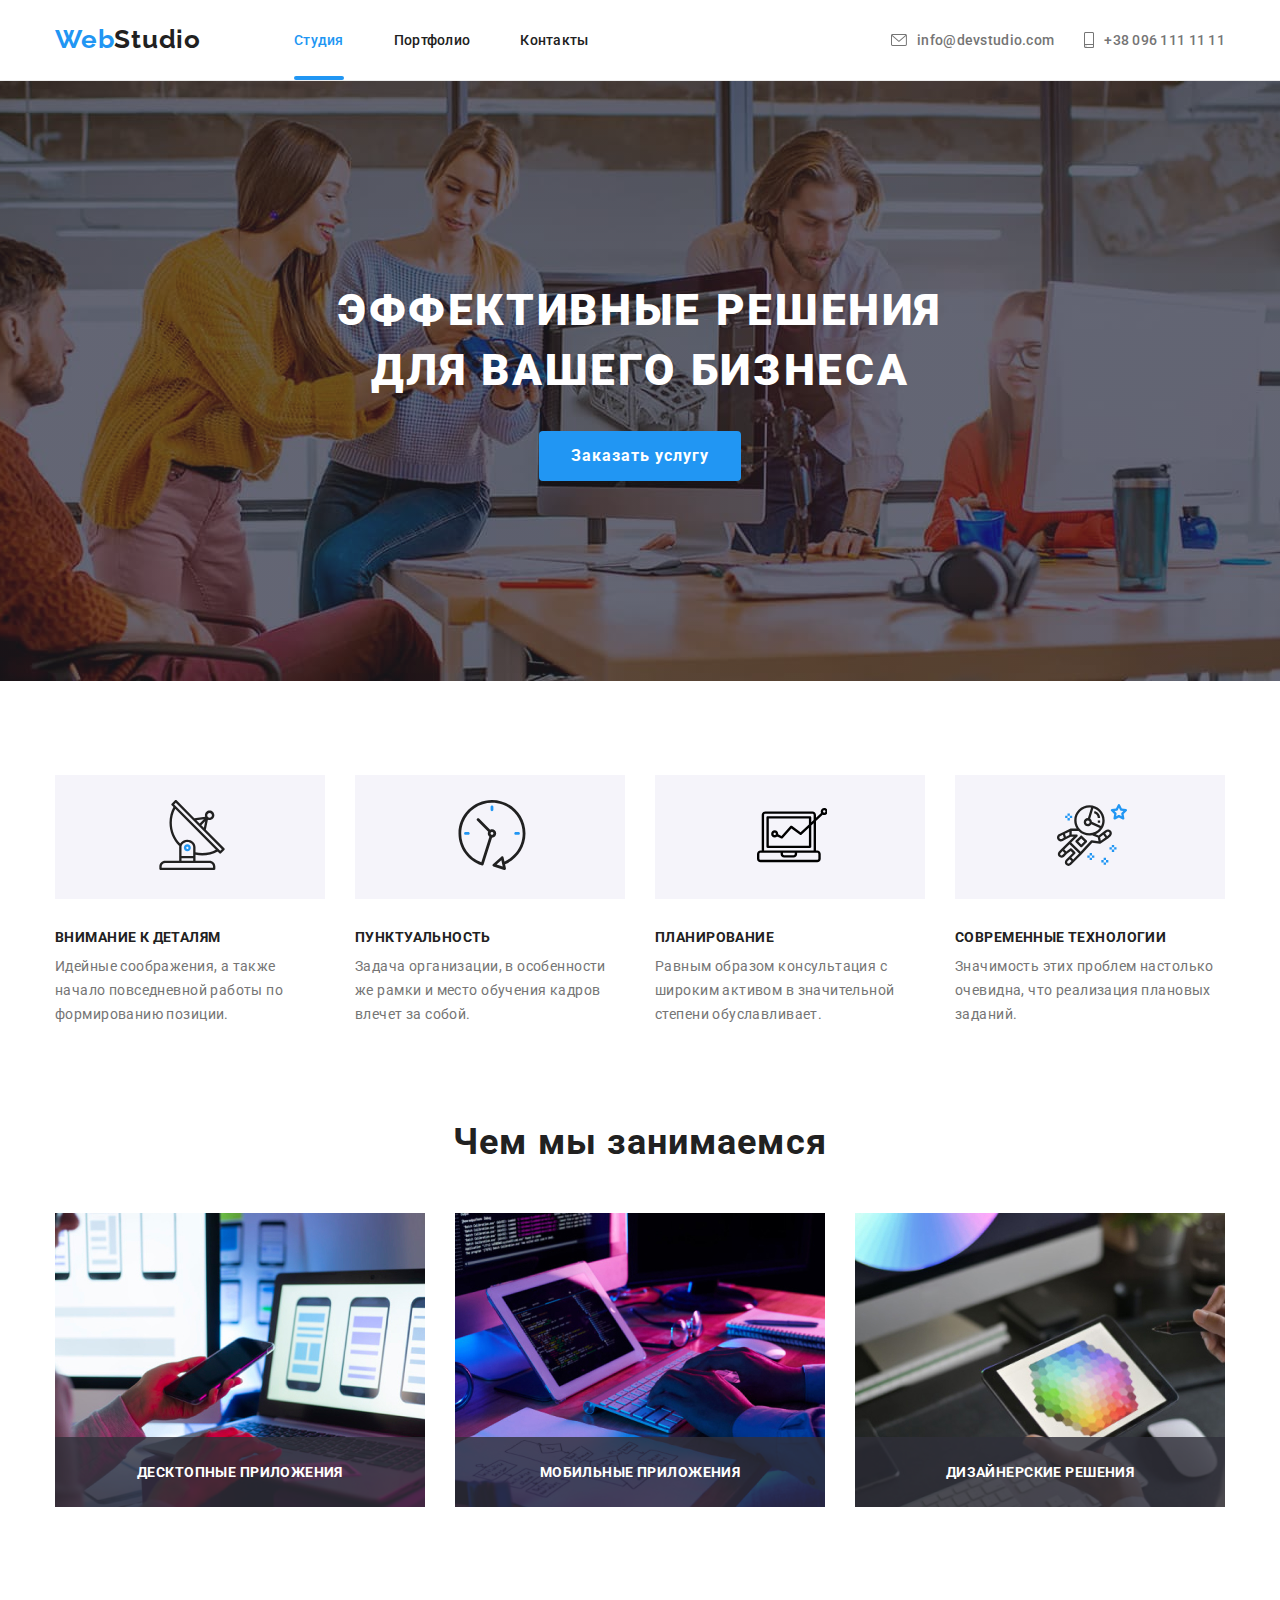
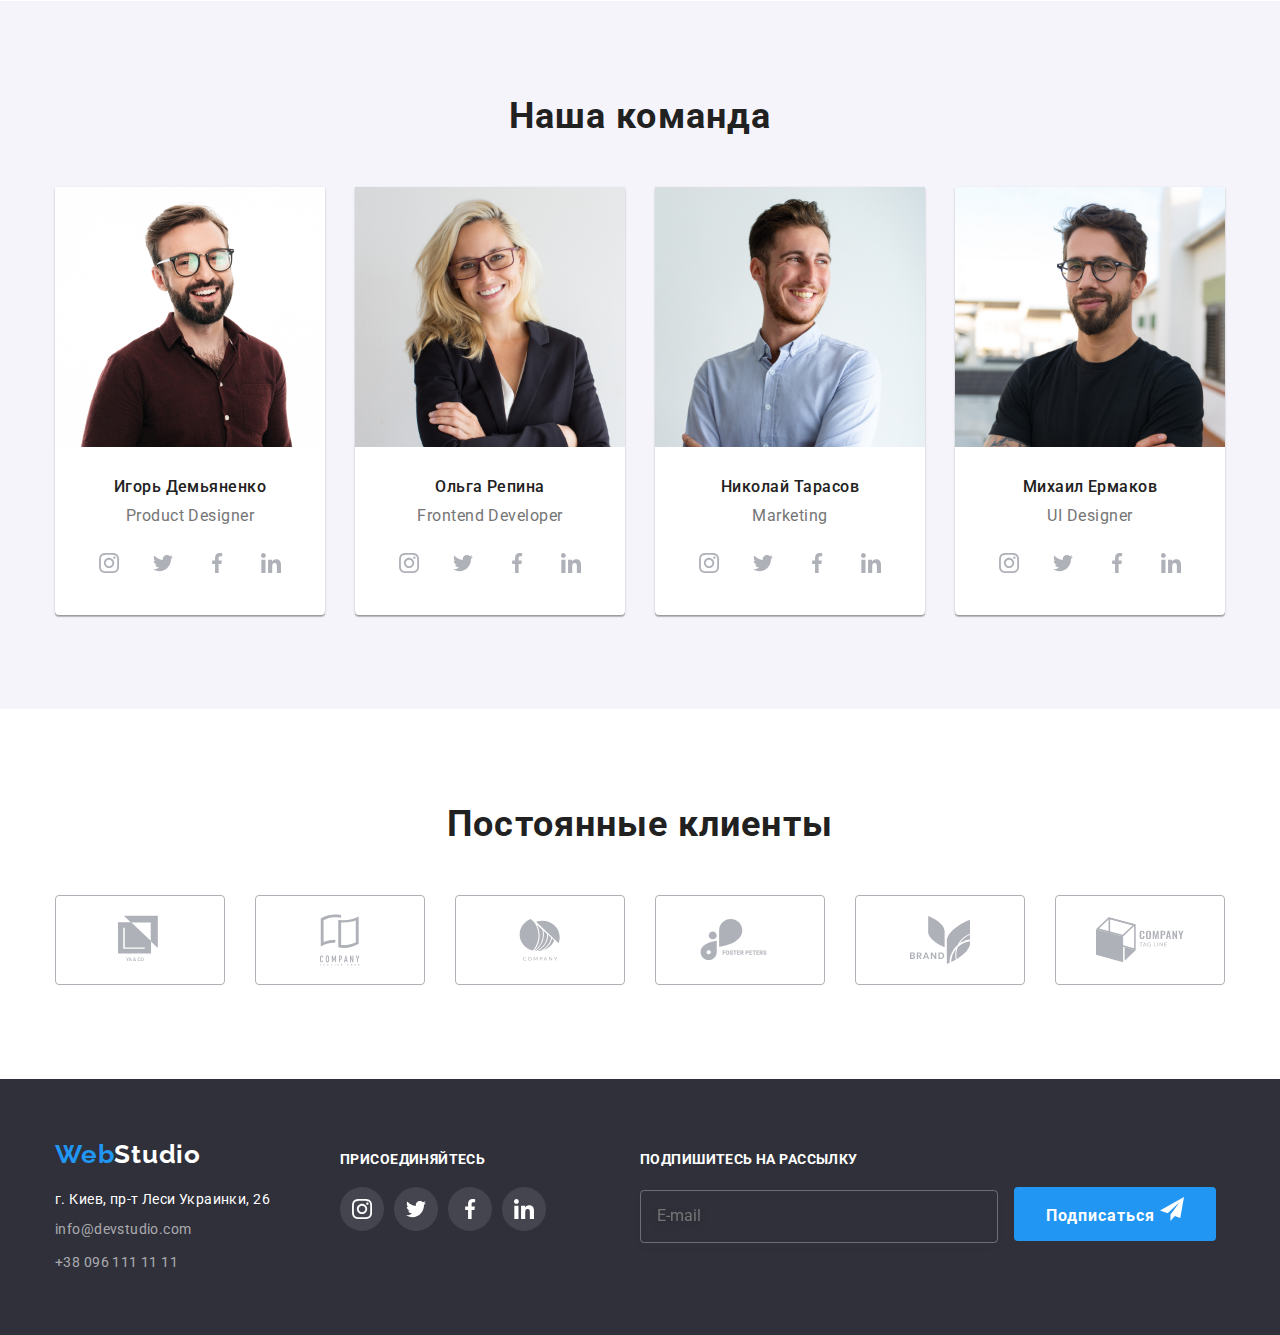
<file: index.html>
<!DOCTYPE html>
<html lang="ru">
<head>
    <meta charset="UTF-8">
    <meta name="viewport" content="width=device-width, initial-scale=1.0">
    <title>WebStudio</title>
    <link rel="stylesheet" href="https://cdnjs.cloudflare.com/ajax/libs/modern-normalize/1.0.0/modern-normalize.min.css">

    <link rel="preconnect" href="https://fonts.gstatic.com">
    <link href="https://fonts.googleapis.com/css2?family=Raleway:wght@700&family=Roboto:wght@400;500;700;900&display=swap"
        rel="stylesheet">
<link rel="stylesheet" href="https://cdnjs.cloudflare.com/ajax/libs/animate.css/4.1.1/animate.min.css" />
    <link rel="stylesheet" href="./css/styles.css">
</head>
<body>
    <header class="main-header">

           <div class="container header-container">
                <nav class="nav-content">
                    <a href="./index.html" class="logo link animate__rotateIn"> <span class="logo-span">Web</span>Studio</a>
                    <ul class="header-navigation-list list">
                        <li class="navigation-list">
                            <a href="./index.html" class="header-link link current">Студия</a>
                        </li>
                        <li class="navigation-list">
                            <a href="./portfolio.html" class="header-link link">Портфолио</a>
                        </li>
                        <li class="navigation-list">
                            <a href="#" class="header-link link">Контакты</a>
                        </li>
                    </ul>
                </nav>
                <address class="header-contacts">
                    <ul class="header-contacts-links list">
                        <li class="navigation-list">
                            <a href="mailto:info@devstudio.com" class="header-contacts-link link">
                            <svg width="16" height="12" class="header-icon">
                                <use href="./images/sprite/symbol-defs.svg#icon-envelope">
                                </use></svg>
                                <span>info@devstudio.com</span> </a></li>
                        <li class="navigation-list"><a href="tel:+380961111111" class="header-contacts-link link">
                            <svg width="10" height="16" class="header-icon">
                                <use href="./images/sprite/symbol-defs.svg#icon-smartphone">
                                </use>
                            </svg>
                            <span>+38 096 111 11 11</span></a></li>
                        
                    </ul>
                
                </address>
           </div>
       
    </header>
    <main>
        <!-- Hero -->
        <section class="section-hero">
           <div class="container-hero">
                <h1 class="hero-title">
                    Эффективные решения <br> для вашего бизнеса
                </h1>
                <button type="button" class="button-hero" data-modal-open>Заказать услугу</button>
           </div>
        </section>
        <!-- Advantages -->
        <section class="advantages-section">
            <div class="container advantages-container">
                <h2 class="visually-hidden">Преимущества</h2>
                <ul class="advantages-examples list">
                    <li class="advantages-list">
                        <div class="advantages-icon">
                            <svg class="adv-icon"> 
                                <use href="./images/sprite/symbol-defs.svg#icon-antenna">
                                </use>
                            </svg>
                        </div>
                        <h3 class="advantages-title">Внимание к деталям</h3>
                        <p class="advantages-text">Идейные соображения, а также начало повседневной работы по формированию позиции.</p>
                    </li>
                    <li class="advantages-list">
                        <div class="advantages-icon">
                            <svg class="adv-icon">
                                <use href="./images/sprite/symbol-defs.svg#icon-clock">
                                </use>
                            </svg>
                        </div>
                        <h3 class="advantages-title">Пунктуальность</h3>
                        <p class="advantages-text">Задача организации, в особенности же рамки и место обучения кадров влечет за собой.
                        </p>
                    </li>
                    <li class="advantages-list">
                        <div class="advantages-icon">
                            <svg class="adv-icon">
                                <use href="./images/sprite/symbol-defs.svg#icon-Vector">
                                </use>
                            </svg>
                        </div>
                        <h3 class="advantages-title">Планирование</h3>
                        <p class="advantages-text">Равным образом консультация с широким активом в значительной степени обуславливает.
                        </p>
                    </li>
                    <li class="advantages-list">
                        <div class="advantages-icon">
                            <svg class="adv-icon">
                                <use href="./images/sprite/symbol-defs.svg#icon-astronaut">
                                </use>
                            </svg>
                        </div>
                        <h3 class="advantages-title">Современные технологии</h3>
                        <p class="advantages-text">Значимость этих проблем настолько очевидна, что реализация плановых заданий.</p>
                    </li>
                </ul>
            </div>
        </section>
        <!-- What we do -->
        <section class="examples">
            <div class="container">
                <h2 class="title-section">Чем мы занимаемся</h2>
                <ul class="exaples-list list">
                    <li class="examples-item">
                        <div class="examples-thumb">
                            <img src="./images/examples/desktop.jpg" alt="Десктопные приложения" width="370" height="294">
                            
                                <p class="title-examples">Десктопные приложения</p>
                          
                        </div>
                    </li>
                    <li class="examples-item">
                        <div class="examples-thumb">
                        <img src="./images/examples/mobile.jpg" alt="Мобильные приложения" width="370" height="294">
                   
                        <p class="title-examples">Мобильные приложения</p>
                       
                    </div>
                    </li>
                    <li class="examples-item">
                        <div class="examples-thumb">
                        <img src="./images/examples/design.jpg" alt="Дизайнерские решения" width="370" height="294">
                       
                            <p class="title-examples">Дизайнерские решения</p>
                     
                    </div>
                    </li>
                </ul>
            </div>
        </section>
        <!-- Team -->
        <section class="section-team">
           <div class="container team-container">
                <h2 class="title-section"> Наша команда</h2>
                <ul class="team-list list">
                    <li class="team-card">
                        
                            <img src="./images/team/img-1.jpg" alt="Игорь Демьяненко" width="270" height="260">
                            <div class="team-card-container">
                            <h3 class="team-person-name">Игорь Демьяненко</h3>
                            <p lang=en class="team-personal-descr"> Product Designer</p>
                            <ul class="social-list list">
                                <li class="social">
                                    <a href="#" class="social-link link" aria-label="Instagram">
                                        <svg class="social-icons">
                                            <use href="./images/sprite/symbol-defs.svg#icon-instagram"></use>
                                        </svg>
                                    </a>
                                </li>
                                <li class="social">
                                    <a href="#" class="social-link link" aria-label="Twitter">
                                        <svg class="social-icons">
                                            <use href="./images/sprite/symbol-defs.svg#icon-twitter"></use>
                                        </svg>
                                    </a>
                                </li>
                                <li class="social">
                                    <a href="#" class="social-link link" aria-label="Facebook">
                                        <svg class="social-icons">
                                            <use href="./images/sprite/symbol-defs.svg#icon-facebook"></use>
                                        </svg>
                                    </a>
                                </li>
                                <li class="social">
                                    <a href="#" class="social-link link" aria-label="LinkedIn">
                                        <svg class="social-icons">
                                            <use href="./images/sprite/symbol-defs.svg#icon-linkedin"></use>
                                        </svg>
                                    </a>
                                </li>
                            </ul>
                        </div>
                    </li>
                    <li class="team-card">
                        <img src="./images/team/repina.jpg" alt="Ольга Репина" width="270" height="260">
                        <div class="team-card-container">
                        <h3 class="team-person-name">Ольга Репина</h3>
                        <p lang=en class="team-personal-descr">Frontend Developer</p>
                        <ul class="social-list list">
                            <li class="social">
                                <a href="#" class="social-link link" aria-label="Instagram">
                                    <svg class="social-icons">
                                        <use href="./images/sprite/symbol-defs.svg#icon-instagram"></use>
                                    </svg>
                                </a>
                            </li>
                            <li class="social">
                                <a href="#" class="social-link link" aria-label="Twitter">
                                    <svg class="social-icons">
                                        <use href="./images/sprite/symbol-defs.svg#icon-twitter"></use>
                                    </svg>
                                </a>
                            </li>
                            <li class="social">
                                <a href="#" class="social-link link" aria-label="Facebook">
                                    <svg class="social-icons">
                                        <use href="./images/sprite/symbol-defs.svg#icon-facebook"></use>
                                    </svg>
                                </a>
                            </li>
                            <li class="social">
                                <a href="#" class="social-link link" aria-label="LinkedIn">
                                    <svg class="social-icons">
                                        <use href="./images/sprite/symbol-defs.svg#icon-linkedin"></use>
                                    </svg>
                                </a>
                            </li>
                        </ul>
                        </div>
                    </li>
                    <li class="team-card">
                        <img src="./images/team/tarasov.jpg" alt="Николай Тарасов" width="270" height="260">
                        <div class="team-card-container">
                        <h3 class="team-person-name">Николай Тарасов</h3>
                        <p lang=en class="team-personal-descr">Marketing</p>
                        <ul class="social-list list">
                            <li class="social">
                                <a href="#" class="social-link link" aria-label="Instagram">
                                    <svg class="social-icons">
                                        <use href="./images/sprite/symbol-defs.svg#icon-instagram"></use>
                                    </svg>
                                </a>
                            </li>
                            <li class="social">
                                <a href="#" class="social-link link" aria-label="Twitter">
                                    <svg class="social-icons">
                                        <use href="./images/sprite/symbol-defs.svg#icon-twitter"></use>
                                    </svg>
                                </a>
                            </li>
                            <li class="social">
                                <a href="#" class="social-link link" aria-label="Facebook">
                                    <svg class="social-icons">
                                        <use href="./images/sprite/symbol-defs.svg#icon-facebook"></use>
                                    </svg>
                                </a>
                            </li>
                            <li class="social">
                                <a href="#" class="social-link link" aria-label="LinkedIn">
                                    <svg class="social-icons">
                                        <use href="./images/sprite/symbol-defs.svg#icon-linkedin"></use>
                                    </svg>
                                </a>
                            </li>
                        </ul>
                        </div>
                    </li>
                    <li class="team-card">
                        <img src="./images/team/ermakov.jpg" alt="Михаил Ермаков" width="270" height="260">
                        <div class="team-card-container">
                        <h3 class="team-person-name">Михаил Ермаков</h3>
                        <p lang=en class="team-personal-descr">UI Designer</p>
                        <ul class="social-list list">
                            <li class="social">
                                <a href="#" class="social-link link" aria-label="Instagram">
                                    <svg class="social-icons">
                                        <use href="./images/sprite/symbol-defs.svg#icon-instagram"></use>
                                    </svg>
                                </a>
                            </li>
                            <li class="social">
                                <a href="#" class="social-link link" aria-label="Twitter">
                                    <svg class="social-icons">
                                        <use href="./images/sprite/symbol-defs.svg#icon-twitter"></use>
                                    </svg>
                                </a>
                            </li>
                            <li class="social">
                                <a href="#" class="social-link link" aria-label="Facebook">
                                    <svg class="social-icons">
                                        <use href="./images/sprite/symbol-defs.svg#icon-facebook"></use>
                                    </svg>
                                </a>
                            </li>
                            <li class="social">
                                <a href="#" class="social-link link" aria-label="LinkedIn">
                                    <svg class="social-icons">
                                        <use href="./images/sprite/symbol-defs.svg#icon-linkedin"></use>
                                    </svg>
                                </a>
                            </li>
                        </ul>
                        </div>
                    </li>
                </ul>
           </div>
        </section>
        <!-- Customers -->
        <section class="section-customers">
            <div class="container">
                <h2 class="title-section">Постоянные клиенты</h2>
                <ul class=" customer-list list">
                    <li class="customers">
                        <a href="" class="customers-link link ">
                            <svg width="44" height="50" class="customers-icon">
                                <use href="./images/sprite/symbol-defs.svg#icon-logo-1"></use>
                            </svg>
                        </a>
                       
                    </li>
                    <li class="customers">
                        <a href="" class="customers-link link ">
                            <svg width="40" height="52" class="customers-icon">
                                <use href="./images/sprite/symbol-defs.svg#icon-logo-2"></use>
                            </svg>
                        </a>
                        
                    </li>
                    <li class="customers">
                        <a href="" class="customers-link link ">
                            <svg width="42" height="42" class="customers-icon">
                                <use href="./images/sprite/symbol-defs.svg#icon-Object"></use>
                            </svg>
                        </a>
                        
                    </li>
                    <li class="customers">
                        <a href="" class="customers-link link">
                            <svg width="80" height="42" class="customers-icon">
                                <use href="./images/sprite/symbol-defs.svg#icon-logo-4"></use>
                            </svg>
                        </a>
                        
                    </li>
                    <li class="customers">
                        <a href="" class="customers-link link">
                            <svg width="60" height="48" class="customers-icon">
                                <use href="./images/sprite/symbol-defs.svg#icon-logo-5"></use>
                            </svg>
                        </a>
                        
                    </li>
                    <li class="customers">
                        <a href="" class="customers-link link">
                            <svg width="88" height="46" class="customers-icon">
                                <use href="./images/sprite/symbol-defs.svg#icon-logo-6" class="customers-icon"></use>
                            </svg>
                        </a>
                        
                    </li>
                </ul>
            </div>
        </section>
    </main>
    <footer class="footer-main">
        <div class="container">
            <div class="footer-contact">

               <div class="footer-contact-container">
                    <a href="#" class="logo-footer link"> <span class="logo-span">Web</span>Studio </a>
                    <address>
                        <ul class="footer-contacts-list list">
                            <li class="footer-contacts">
                                <a href="https://goo.gl/maps/H9d4dG1FLGciRgg88" target="blank" class="footer-place link">г. Киев, пр-т Леси
                                    Украинки, 26 </a>
                            </li>
                            <li class="footer-contacts">
                                <a href="mailto:info@devstudio.com" class="footer-contacts-links link"> info@devstudio.com</a>
                            </li>
                            <li class="footer-contacts">
                                <a href="tel:+380961111111" class="footer-contacts-links link">+38 096 111 11 11</a>
                            </li>
                    
                    
                        </ul>
                    </address>
               </div>
               <div class="join">
                   <p class="join-text">ПРИСОЕДИНЯЙТЕСЬ</p>
                <ul class="social-list list">
                    <li class="social">
                        <a href="#" class="social-link link" aria-label="Instagram">
                            <svg class="social-icons">
                                <use href="./images/sprite/symbol-defs.svg#icon-instagram"></use>
                            </svg>
                        </a>
                    </li>
                    <li class="social">
                        <a href="#" class="social-link link" aria-label="Twitter">
                            <svg class="social-icons">
                                <use href="./images/sprite/symbol-defs.svg#icon-twitter"></use>
                            </svg>
                        </a>
                    </li>
                    <li class="social">
                        <a href="#" class="social-link link" aria-label="Facebook">
                            <svg class="social-icons">
                                <use href="./images/sprite/symbol-defs.svg#icon-facebook"></use>
                            </svg>
                        </a>
                    </li>
                    <li class="social">
                        <a href="#" class="social-link link" aria-label="LinkedIn">
                            <svg class="social-icons">
                                <use href="./images/sprite/symbol-defs.svg#icon-linkedin"></use>
                            </svg>
                        </a>
                    </li>
                </ul>
               </div>
               <div class="footer-form">
                   <form>
                    <p class="join-text footer-join-text">ПОДПИШИТЕСЬ НА РАССЫЛКУ</p>

                    <input class="footer-input" type="email" placeholder="E-mail" name="footer-input-email">
                    <button type="submit"  class="footer-form-btn" >Подписаться
                        <svg class="footer-form-icon">
                            <use href="./images/sprite/symbol-defs.svg#icon-send"></use>
                        </svg>
                    </button>
                   </form>
                   
               </div>
            </div>
                    </div>
    </footer>




    <div class="backdrop is-hidden" data-modal>
        <div class="modal ">
            <button type="button" class="modal-btn" data-modal-close>
             <svg class="modal-close" width="18" height="18">
               <use href="./images/sprite/symbol-defs.svg#icon-close"></use>
              </svg>
            </button>
            <form class="modal-form" action="#">
                <b class="modal-title">Оставьте свои данные, мы вам перезвоним</b>
                
                
              
                        <label class="modal-label" for="name">Имя
                            <span class="modal-input-wrapper">
                                <input type="text" id="name" class="modal-input" name="name-modal">
                                <svg class="modal-icon">
                                    <use href="./images/sprite/symbol-defs.svg#icon-person"></use>
                                </svg>
                            </span>
                        </label>
                        
                 
                
                    <label class="modal-label" for="modal-phone">Телефон
                        <span class="modal-input-wrapper">
                            <input type="tel" id="modal-phone" class="modal-input" name="phone-modal">
                            <svg class="modal-icon">
                                <use href="./images/sprite/symbol-defs.svg#icon-phone"></use>
                            </svg>
                        </span>
                    </label>
                   
                
                    <label class="modal-label" for="mail-modal">Почта
                        <span class="modal-input-wrapper">
                            <input type="email" id="mail-modal" class="modal-input" name="mail-modal">
                            <svg class="modal-icon">
                                <use href="./images/sprite/symbol-defs.svg#icon-email-footer"></use>
                            </svg>
                        </span>
                    </label>
                    
                
                    <label class="modal-label" for="comment">Комментарий
                        <textarea class="modal-input text" name="" id="comment" placeholder="Введите текст" name="comment-modal"></textarea>
                    </label>
                    
             
                
            
                    <input type="checkbox" id="policy-check" class="policy-checkbox visually-hidden">
                    <label for="policy-check" class="policy-label">Соглашаюсь с рассылкой и принимаю
                         <a href="#" class="policy-link">Условия договора</a></label>
                   
              
                
                <button class="button-hero btn-modal" type="submit">Отправить</button>
            </form>
        </div>
    </div>
    <script src="./js/modal.js"></script>
</body>
</html>
</file>
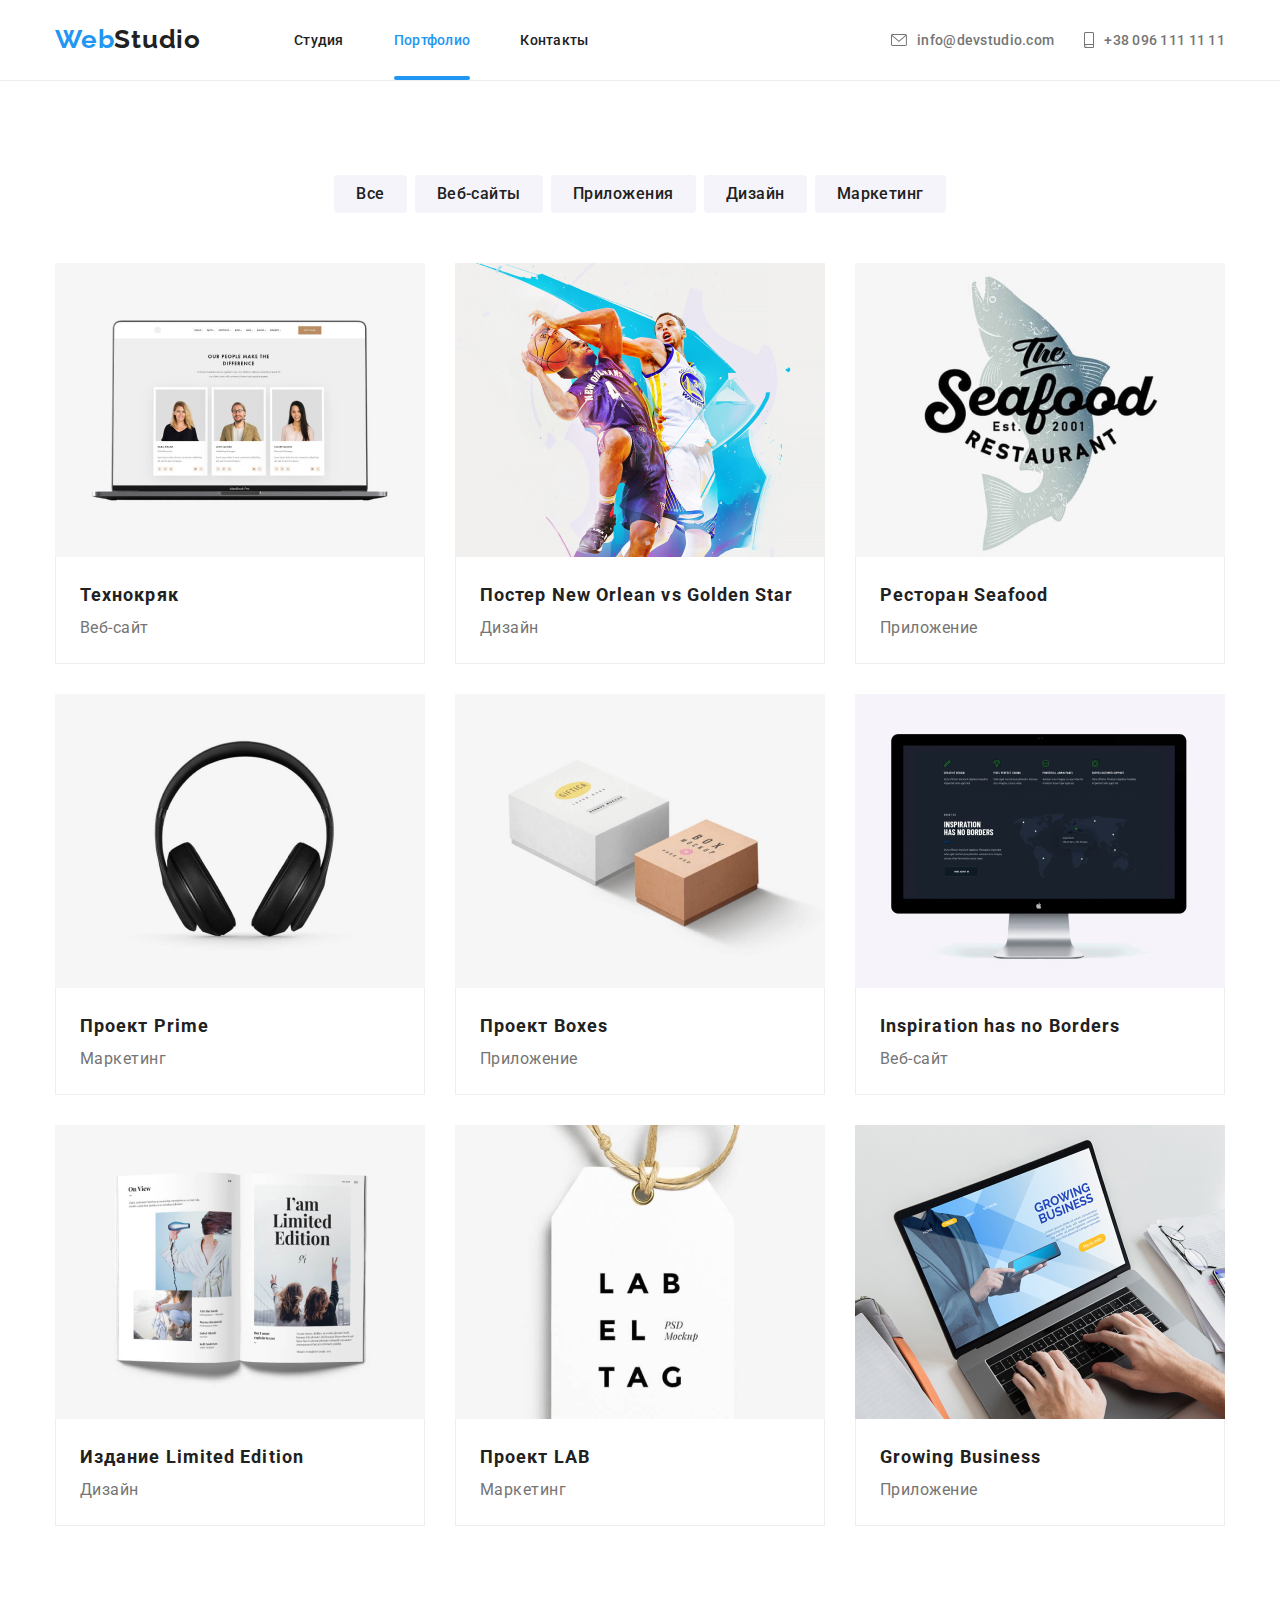
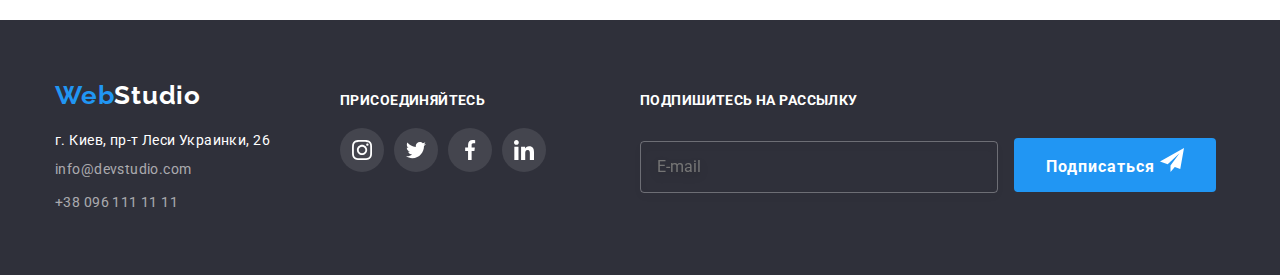
<file: portfolio.html>
<!DOCTYPE html>
<html lang="ru">
<head>
    <meta charset="UTF-8">
    <meta name="viewport" content="width=device-width, initial-scale=1.0">
    <title>Портфолио</title>
    <link rel="stylesheet" href="https://cdnjs.cloudflare.com/ajax/libs/modern-normalize/1.0.0/modern-normalize.min.css">
    
    <link rel="preconnect" href="https://fonts.gstatic.com">
    <link href="https://fonts.googleapis.com/css2?family=Raleway:wght@700&family=Roboto:wght@400;500;700;900&display=swap"
        rel="stylesheet">
    <link rel="stylesheet" href="./css/styles.css">
</head>
<body>
    <header class="main-header">
    
        <div class="container header-container">
            <nav class="nav-content">
                <a href="./index.html" class="logo link"> <span class="logo-span">Web</span>Studio</a>
                <ul class="header-navigation-list list">
                    <li class="navigation-list">
                        <a href="./index.html" class="header-link link">Студия</a>
                    </li>
                    <li class="navigation-list">
                        <a href="./portfolio.html" class="header-link link current">Портфолио</a>
                    </li>
                    <li class="navigation-list">
                        <a href="#" class="header-link link">Контакты</a>
                    </li>
                </ul>
            </nav>
            <address class="header-contacts">
                <ul class="header-contacts-links list">
                    <li class="navigation-list"><a href="mailto:info@devstudio.com" class="header-contacts-link link">
                            <svg width="16" height="12" class="header-icon">
                                <use href="./images/sprite/symbol-defs.svg#icon-envelope">
                                </use>
                            </svg>
                            <span>info@devstudio.com</span> </a></li>
                    <li class="navigation-list"><a href="tel:+380961111111" class="header-contacts-link link">
                            <svg width="10" height="16" class="header-icon">
                                <use href="./images/sprite/symbol-defs.svg#icon-smartphone">
                                </use>
                            </svg>
                            <span>+38 096 111 11 11</span></a></li>
    
                </ul>
    
            </address>
        </div>
    
    </header>
    <main>
<section class="page-portfolio">
    <div class="container">
        <h1 class="visually-hidden">Портфолио</h1>
        <ul class="portfolio-buttons list">
            <li class="portfolio-btn"><button type="button" class="portfolio-button">Все</button></li>
            <li class="portfolio-btn"><button type="button" class="portfolio-button">Веб-сайты</button></li>
            <li class="portfolio-btn"><button type="button" class="portfolio-button">Приложения</button></li>
            <li class="portfolio-btn"><button type="button" class="portfolio-button">Дизайн</button></li>
            <li class="portfolio-btn"><button type="button" class="portfolio-button">Маркетинг</button></li>
        </ul>
    </div>
    <div class="container">
        <ul class="portfolio-examples list" >
            <li class="portfolio-item">
                <a href="#" class="portfolio-examples-link link">
                    <div class="portfolio-thumb">
                        <img src="./images/portfolio/technokryak.jpg" alt="ноутбук">
                        <p class="portfolio-thumb-text">Технокряк это современная площадка распространения коронавируса. Компании используют эту платформу для цифрового
                        шпионажа и атак на защищённые сервера конкурентов.</p>
                    </div>
                    <div class="portfolio-descr">
                        <h2 class="portfolio-cards-title">Технокряк</h2>
                        <p class="portfolio-cards-descr">Веб-сайт</p>
                    </div>
                </a>
            </li>
            <li class="portfolio-item">
                <a href="#" class="portfolio-examples-link link">
                    <div class="portfolio-thumb">
                        <img src="./images/portfolio/new-orlean.jpg" alt="постер">
                        <p class="portfolio-thumb-text">Технокряк это современная площадка распространения коронавируса. Компании используют эту
                            платформу для цифрового
                            шпионажа и атак на защищённые сервера конкурентов.</p>
                    </div>
                    <div class="portfolio-descr">
                        <h2 class="portfolio-cards-title">Постер New Orlean vs Golden Star</h2>
                        <p class="portfolio-cards-descr">Дизайн</p>
                    </div>
                </a>
            </li>
            <li class="portfolio-item">
                <a href="#" class="portfolio-examples-link link">
                   <div class="portfolio-thumb">
                        <img src="./images/portfolio/seafood.jpg" alt="логотип ресторана">
                        <p class="portfolio-thumb-text">Технокряк это современная площадка распространения коронавируса. Компании используют эту
                            платформу для цифрового
                            шпионажа и атак на защищённые сервера конкурентов.</p>
                   </div>
                    <div class="portfolio-descr">
                        <h2 class="portfolio-cards-title">Ресторан Seafood</h2>
                        <p class="portfolio-cards-descr">Приложение</p>
                    </div>
                </a>
            </li>
            <li class="portfolio-item">
                <a href="#" class="portfolio-examples-link link">
                    <div class="portfolio-thumb">
                        <img src="./images/portfolio/prime.jpg" alt="наушники">
                        <p class="portfolio-thumb-text">Технокряк это современная площадка распространения коронавируса. Компании используют эту
                            платформу для цифрового
                            шпионажа и атак на защищённые сервера конкурентов.</p>
                    </div>
                    <div class="portfolio-descr">
                        <h2 class="portfolio-cards-title">Проект Prime</h2>
                        <p class="portfolio-cards-descr">Маркетинг</p>
                    </div>
                </a>
            </li>
            <li class="portfolio-item">
                <a href="#" class="portfolio-examples-link link">
                    <div class="portfolio-thumb">
                        <img src="./images/portfolio/box.jpg" alt="коробки">
                        <p class="portfolio-thumb-text">Технокряк это современная площадка распространения коронавируса. Компании используют эту
                            платформу для цифрового
                            шпионажа и атак на защищённые сервера конкурентов.</p>
                    </div>
                    <div class="portfolio-descr">
                        <h2 class="portfolio-cards-title">Проект Boxes</h2>
                        <p class="portfolio-cards-descr">Приложение</p>
                    </div>
                </a>
            </li>
            <li class="portfolio-item">
                <a href="#" class="portfolio-examples-link link">
                    <div class="portfolio-thumb">
                        <img src="./images/portfolio/inspirations.jpg" alt="монитор">
                        <p class="portfolio-thumb-text">Технокряк это современная площадка распространения коронавируса. Компании используют эту
                            платформу для цифрового
                            шпионажа и атак на защищённые сервера конкурентов.</p>
                    </div>
                    <div class="portfolio-descr">
                        <h2 class="portfolio-cards-title">Inspiration has no Borders</h2>
                        <p class="portfolio-cards-descr">Веб-сайт</p>
                    </div>
                </a>
            </li>
            <li class="portfolio-item">
                <a href="#" class="portfolio-examples-link link">
                  <div class="portfolio-thumb">
                        <img src="./images/portfolio/limited-edition.jpg" alt="журнал">
                        <p class="portfolio-thumb-text">Технокряк это современная площадка распространения коронавируса. Компании используют эту
                            платформу для цифрового
                            шпионажа и атак на защищённые сервера конкурентов.</p>
                  </div>
                    <div class="portfolio-descr">
                        <h2 class="portfolio-cards-title">Издание Limited Edition</h2>
                        <p class="portfolio-cards-descr">Дизайн</p>
                    </div>
                </a>
            </li>
            <li class="portfolio-item">
                <a href="#" class="portfolio-examples-link link">
                   <div class="portfolio-thumb">
                        <img src="./images/portfolio/laba.jpg" alt="бирка">
                        <p class="portfolio-thumb-text">Технокряк это современная площадка распространения коронавируса. Компании используют эту
                            платформу для цифрового
                            шпионажа и атак на защищённые сервера конкурентов.</p>
                   </div>
                    <div class="portfolio-descr">
                        <h2 class="portfolio-cards-title">Проект LAB</h2>
                        <p class="portfolio-cards-descr">Маркетинг</p>
                    </div>
                </a>
            </li>
            <li class="portfolio-item">
                <a href="#" class="portfolio-examples-link link">
                    <div class="portfolio-thumb">
                        <img src="./images/portfolio/growing-business.jpg" alt="ноутбук">
                        <p class="portfolio-thumb-text">Технокряк это современная площадка распространения коронавируса. Компании используют эту
                            платформу для цифрового
                            шпионажа и атак на защищённые сервера конкурентов.</p>
                    </div>
                    <div class="portfolio-descr">
                        <h2 class="portfolio-cards-title">Growing Business</h2>
                        <p class="portfolio-cards-descr">Приложение</p>
                    </div>
                </a>
            </li>
        </ul>
    </div>
</section>
    </main>
<footer class="footer-main">
    <div class="container">
        <div class="footer-contact">

            <div class="footer-contact-container">
                <a href="#" class="logo-footer link"> <span class="logo-span">Web</span>Studio </a>
                <address>
                    <ul class="footer-contacts-list list">
                        <li class="footer-contacts">
                            <a href="https://goo.gl/maps/H9d4dG1FLGciRgg88" target="blank" class="footer-place link">г.
                                Киев, пр-т Леси
                                Украинки, 26 </a>
                        </li>
                        <li class="footer-contacts">
                            <a href="mailto:info@devstudio.com" class="footer-contacts-links link">
                                info@devstudio.com</a>
                        </li>
                        <li class="footer-contacts">
                            <a href="tel:+380961111111" class="footer-contacts-links link">+38 096 111 11 11</a>
                        </li>


                    </ul>
                </address>
            </div>
            <div class="join">
                <p class="join-text">ПРИСОЕДИНЯЙТЕСЬ</p>
                <ul class="social-list list">
                    <li class="social">
                        <a href="#" class="social-link link" aria-label="Instagram">
                            <svg class="social-icons">
                                <use href="./images/sprite/symbol-defs.svg#icon-instagram"></use>
                            </svg>
                        </a>
                    </li>
                    <li class="social">
                        <a href="#" class="social-link link" aria-label="Twitter">
                            <svg class="social-icons">
                                <use href="./images/sprite/symbol-defs.svg#icon-twitter"></use>
                            </svg>
                        </a>
                    </li>
                    <li class="social">
                        <a href="#" class="social-link link" aria-label="Facebook">
                            <svg class="social-icons">
                                <use href="./images/sprite/symbol-defs.svg#icon-facebook"></use>
                            </svg>
                        </a>
                    </li>
                    <li class="social">
                        <a href="#" class="social-link link" aria-label="LinkedIn">
                            <svg class="social-icons">
                                <use href="./images/sprite/symbol-defs.svg#icon-linkedin"></use>
                            </svg>
                        </a>
                    </li>
                </ul>
            </div>
            <div class="footer-form">
                <form>
                    <p class="join-text footer-join-text">ПОДПИШИТЕСЬ НА РАССЫЛКУ</p>
            
                    <input class="footer-input" type="email" placeholder="E-mail">
                    <button type="submit" class="button-hero">Подписаться
                        <svg class="footer-form-icon">
                            <use href="./images/sprite/symbol-defs.svg#icon-send"></use>
                        </svg>
                    </button>
                </form>
            
            </div>
        </div>
    </div>
</footer>
</body>
</html>
</file>
<file: css/styles.css>
:root {
  --text-black: #212121;
  --text-grey: #757575;
  --text-white: #ffffff;
  --accent-blue: #2196f3;
  --bgd-dark-color: #2f303a;
  --bgd-light-color: #f5f4fa;
  --border-color: #afb1b8;
}

/* Main styles */
.visually-hidden {
  position: absolute !important;
  clip: rect(1px 1px 1px 1px); /* IE6, IE7 */
  clip: rect(1px, 1px, 1px, 1px);
  padding: 0 !important;
  border: 0 !important;
  height: 1px !important;
  width: 1px !important;
  overflow: hidden;
}
body {
  font-family: "Roboto", sans-serif;
  margin: 0;
}
.link {
  text-decoration: none;
  cursor: pointer;
  font-style: normal;
}
.list {
  list-style: none;
  padding: 0;
  margin: 0;
}
.container {
  width: 1200px;
  margin-top: 0;
  margin-left: auto;
  margin-right: auto;
  padding-left: 15px;
  padding-right: 15px;
  /* outline: red solid 2px; */
}
section {
  /* outline: yellow solid 4px; */
}
.button {
  font-style: inherit;
  font-family: inherit;
}
h1,
h2,
h3,
h4,
h5,
h6,
p {
  margin: 0;
}
img {
  display: block;
}
/* Header */
.main-header {
  font-weight: 500;
  font-size: 14px;
  line-height: 1.143;
  letter-spacing: 0.02em;
  color: var(--text-black);
  border-bottom: 1px solid #ececec;
}
.header-container {
  display: flex;
  align-items: center;
  min-height: 80px;
}

.nav-content {
  display: flex;
  align-items: center;
}
.header-navigation-list {
  padding-bottom: 0;
  margin-left: 93px;
  display: flex;
}
.header-navigation-list .navigation-list + .navigation-list {
  margin-left: 50px;
}
.header-contacts {
  margin-left: auto;
  display: flex;
  align-items: center;
}
.header-link {
  position: relative;
  color: var(--text-black);
  padding-bottom: 32px;
  padding-top: 32px;
  transition: color 250ms cubic-bezier(0.4, 0, 0.2, 1);
}
.header-contacts-links .navigation-list + .navigation-list {
  margin-left: 30px;
}

.header-contacts-links {
  display: flex;
  color: var(--text-white);
  align-items: center;
}

.header-contacts-link {
  color: var(--text-grey);
  padding: 32px 0px;
  display: flex;
  justify-content: center;
  align-items: center;
  transition: color 250ms cubic-bezier(0.4, 0, 0.2, 1);
}

.header-navigation-list a:hover,
.header-navigation-list a:focus {
  color: var(--accent-blue);
}
.header-contacts a:hover,
.header-contacts a:focus {
  color: var(--accent-blue);
}
.logo {
  font-family: Raleway, sans-serif;
  font-weight: bold;
  font-size: 26px;
  line-height: 1.192;
  letter-spacing: 0.03em;
  color: var(--text-black);
  align-self: center;
  padding-top: 24px;
  padding-bottom: 25px;
  animation-duration: 1500ms;
}
.logo-span {
  font-family: Raleway, sans-serif;
  font-weight: bold;
  font-size: 26px;
  line-height: 1.192;
  letter-spacing: 0.03em;
  color: var(--accent-blue);
}
.header-icon {
  margin-right: 10px;
  display: inline-block;
  fill: currentColor;
  transition: fill 250ms cubic-bezier(0.4, 0, 0.2, 1);
}
.header-icon:hover,
.header-icon:focus {
  fill: currentColor;
}
.navigation-list {
  display: flex;
  align-items: center;
}
/* Footer */
.footer-place {
  font-size: 14px;
  line-height: 1.713px;
  letter-spacing: 0.03em;
  color: var(--text-white);
}
.footer-main {
  background-color: var(--bgd-dark-color);
  padding-top: 60px;
  padding-bottom: 60px;
}
.logo-footer {
  font-family: Raleway, sans-serif;
  font-weight: bold;
  font-size: 26px;
  line-height: 0.8;
  letter-spacing: 0.03em;
  color: var(--text-white);
}
.footer-contacts-list {
  margin-top: 20px;
}
.footer-contacts-list .footer-contacts + .footer-contacts {
  margin-top: 9px;
}
.footer-contacts-links {
  font-size: 14px;
  line-height: 1.713;
  letter-spacing: 0.03em;
  color: rgba(255, 255, 255, 0.6);
}
.footer-contact {
  display: flex;
  justify-content: baseline;
  align-items: ;
}
.join-text {
  font-weight: bold;
  font-size: 14px;
  line-height: 1.143;
  letter-spacing: 0.03em;
  text-transform: uppercase;
  margin-bottom: 20px;

  color: var(--text-white);
}
.join {
  padding-top: 12px;
}
.footer-contact-container {
  margin-right: 70px;
}

.join .social-link {
  background: rgba(255, 255, 255, 0.1);
}
.join .social-icons {
  fill: var(--text-white);
}
.footer-form {
  padding-top: 12px;
  margin-left: 94px;
}
.footer-input {
  border: 1px solid rgba(255, 255, 255, 0.3);
  filter: drop-shadow(0px 4px 4px rgba(0, 0, 0, 0.15));
  border-radius: 4px;
  background-color: transparent;
  padding: 16px;
  width: 358px;
  margin-right: 12px;
  color: var(--text-white);
}
.footer-input:focus {
  outline: none;
}
.button-footer {
  background: #2196f3;
  box-shadow: 0px 4px 4px rgba(0, 0, 0, 0.15);
  border-radius: 4px;
  padding: 10px 30px;
}
.footer-form-icon {
  width: 24px;
  height: 24px;
}
.footer-join-text {
  margin-bottom: 0;
}
.footer-form-btn {
  color: var(--text-white);
  background-color: var(--accent-blue);
  font-weight: bold;
  font-size: 16px;
  line-height: 1.87;
  letter-spacing: 0.06em;
  margin-top: 20px;
  border-radius: 4px;
  border: none;
  padding: 10px 32px;
}
/* studio */
/* Hero */
.section-hero {
  background-color: var(--bgd-dark-color);
  text-align: center;
}
.container-hero {
  max-width: 1600px;
  height: 600px;
  padding: 200px 0;
  margin-left: auto;
  margin-right: auto;
  background-image: linear-gradient(
      rgba(47, 48, 58, 0.4),
      rgba(47, 48, 58, 0.4)
    ),
    url("../images/hero/Img.jpg");
  background-size: cover;
  background-repeat: no-repeat;
  background-position: center;
}
.hero-title {
  color: var(--text-white);
  font-weight: 900;
  font-size: 44px;
  line-height: 1.36;
  letter-spacing: 0.06em;
  text-transform: uppercase;
}
.button-hero {
  color: var(--text-white);
  background-color: var(--accent-blue);
  font-weight: bold;
  font-size: 16px;
  line-height: 1.87;
  letter-spacing: 0.06em;
  margin-top: 30px;
  border-radius: 4px;
  border: none;
  padding: 10px 32px;
}
/* Advantages */

.advantages-section {
  padding-top: 94px;
  padding-bottom: 94px;
}
.advantages-title {
  font-size: 14px;
  line-height: 1.143;
  letter-spacing: 0.03em;
  text-transform: uppercase;
  color: var(--text-black);

  margin-top: 0;
  margin-bottom: 10px;
}
.advantages-examples {
  display: flex;
  justify-content: space-between;
}
.advantages-list {
  display: inline-block;
  width: 270px;
}
.advantages-list:not(:first-child) {
  margin-left: 30px;
}
.advantages-text {
  color: var(--text-grey);
  font-size: 14px;
  line-height: 1.713;
  letter-spacing: 0.03em;
  /* display: inline; */
}
.advantages-icon {
  padding: 25px 102px;
  background-color: var(--bgd-light-color);
  margin-bottom: 30px;
}
.adv-icon {
  width: 70px;
  height: 70px;
}
/* What we do */
.examples {
  padding-bottom: 94px;
}
.title-section {
  font-weight: bold;
  font-size: 36px;
  line-height: 1.167;
  letter-spacing: 0.03em;
  color: var(--text-black);
  margin-top: 0;
  margin-bottom: 50px;
  text-align: center;
}

.exaples-list {
  display: flex;
  justify-content: space-between;
}
.exaples-list .examples-item + .examples-item {
  margin-left: 30px;
}
.examples-thumb {
  position: relative;
}
.title-examples {
  position: absolute;
  bottom: 0;
  background: rgba(47, 48, 58, 0.8);
  padding-top: 27px;
  padding-bottom: 27px;
  width: 100%;
  font-weight: bold;
  font-size: 14px;
  line-height: 1.143;
  text-align: center;
  letter-spacing: 0.03em;
  text-transform: uppercase;
  color: var(--text-white);
}

/* Team */

.section-team {
  background-color: var(--bgd-light-color);
  padding-top: 94px;
  padding-bottom: 94px;
}
.team-card {
  background-color: var(--text-white);
  border-radius: 0px 0px 4px 4px;
  width: 270px;
  box-shadow: 0px 1px 3px rgba(0, 0, 0, 0.12), 0px 1px 1px rgba(0, 0, 0, 0.14),
    0px 2px 1px rgba(0, 0, 0, 0.2);
}

.team-card-container {
  padding: 30px 10px;
}
.team-list {
  display: flex;
  justify-content: space-between;
}
.team-list .team-card + .team-card {
  margin-left: 30px;
}
.team-person-name {
  font-weight: 500;
  font-size: 16px;
  line-height: 1.188;
  letter-spacing: 0.03em;
  color: var(--text-black);
  margin-bottom: 10px;
  text-align: center;
}
.team-personal-descr {
  font-size: 16px;
  line-height: 1.188;
  letter-spacing: 0.03em;
  color: var(--text-grey);
  text-align: center;
  margin-bottom: 16px;
}
.social-list {
  display: flex;
  justify-content: center;
}
.social-icons {
  width: 20px;
  height: 20px;
  fill: var(--border-color);
  transition: fill 250ms cubic-bezier(0.4, 0, 0.2, 1);
}
.social-link {
  display: flex;
  align-items: center;
  justify-content: center;
  width: 44px;
  height: 44px;
  border-radius: 50%;
  transition: background-color 250ms cubic-bezier(0.4, 0, 0.2, 1);
}
.social-link:focus,
.social-link:hover {
  background-color: var(--accent-blue);
  /* fill: var(--text-white); */
}
.social-link:focus .social-icons,
.social-link:hover .social-icons {
  fill: var(--text-white);
}
.social:not(:last-child) {
  margin-right: 10px;
}
/* Customers */

.section-customers {
  padding-top: 94px;
  padding-bottom: 94px;
}

.customer-list {
  display: flex;
  justify-content: center;
}
.customers-link {
  display: flex;
  border: 1px solid var(--border-color);
  border-radius: 4px;
  width: 170px;
  height: 90px;
  align-items: center;
  justify-content: center;
}
.customers:not(:last-child) {
  margin-right: 30px;
}
.customers-link:hover,
.customers-link:focus {
  border: 1px solid var(--accent-blue);
}
.first-customer {
  padding: 20px 64px;
}
.customers-icon {
  fill: var(--border-color);
  transition: fill 250ms cubic-bezier(0.4, 0, 0.2, 1);
}
.customers-link:focus .customers-icon,
.customers-link:hover .customers-icon {
  fill: var(--accent-blue);
}

/* Portfolio */

.page-portfolio {
  padding-top: 94px;
  padding-bottom: 94px;
}

.portfolio-buttons {
  display: flex;
  justify-content: center;
  margin-bottom: 50px;
}
.portfolio-button {
  font-weight: 500;
  font-size: 16px;
  line-height: 1.625;
  letter-spacing: 0.03em;
  color: var(--text-black);
  background-color: var(--bgd-light-color);
  border: transparent;
  padding: 6px 22px;
  border-radius: 4px;
  transition: color 250ms cubic-bezier(0.4, 0, 0.2, 1),
    background-color 250ms cubic-bezier(0.4, 0, 0.2, 1),
    box-shadow 250ms cubic-bezier(0.4, 0, 0.2, 1);
}

.portfolio-buttons .portfolio-btn + .portfolio-btn {
  margin-left: 8px;
}
.portfolio-examples {
  display: flex;
  flex-wrap: wrap;
}
.portfolio-item {
  margin-right: 30px;
  margin-bottom: 30px;
  transition: box-shadow 250ms cubic-bezier(0.4, 0, 0.2, 1);
}
.portfolio-item:nth-child(3n) {
  margin-right: 0px;
}

.portfolio-item:nth-last-child(-n + 3) {
  margin-bottom: 0;
}
.portfolio-thumb {
  position: relative;
  overflow: hidden;
}
.portfolio-thumb-text {
  position: absolute;
  left: 0;
  top: 0;
  width: 100%;
  height: 100%;
  padding: 63px 24px;
  transform: translateY(100%);
  font-size: 18px;
  line-height: 1.56;
  letter-spacing: 0.03em;
  color: var(--text-white);
  background-color: var(--accent-blue);
  transition: transform 250ms cubic-bezier(0.4, 0, 0.2, 1);
}
.portfolio-item:hover {
  box-shadow: 0px 1px 1px rgba(0, 0, 0, 0.12), 0px 4px 4px rgba(0, 0, 0, 0.06),
    1px 4px 6px rgba(0, 0, 0, 0.16);
}
.portfolio-examples-link:hover,
.portfolio-examples-link:focus {
  box-shadow: 0px 1px 1px rgba(0, 0, 0, 0.12), 0px 4px 4px rgba(0, 0, 0, 0.06),
    1px 4px 6px rgba(0, 0, 0, 0.16);
}
.portfolio-examples-link:hover .portfolio-thumb-text,
.portfolio-examples-link:focus .portfolio-thumb-text {
  transform: translateY(0%);
}
.portfolio-button:hover,
.portfolio-button:focus {
  color: var(--text-white);
  background-color: var(--accent-blue);
  box-shadow: 0px 3px 1px rgba(0, 0, 0, 0.1), 0px 1px 2px rgba(0, 0, 0, 0.08),
    0px 2px 2px rgba(0, 0, 0, 0.12);
}
.portfolio-cards-descr {
  font-weight: normal;
  font-size: 16px;
  line-height: 1.875;
  letter-spacing: 0.03em;
  color: var(--text-grey);
}

.portfolio-cards-title {
  font-weight: bold;
  font-size: 18px;
  line-height: 2;
  letter-spacing: 0.06em;
}
.portfolio-examples-link {
  color: var(--text-black);
  display: block;
}
.portfolio-descr {
  padding: 20px 24px;
  border-bottom: 1px solid #eeeeee;
  border-right: 1px solid #eeeeee;
  border-left: 1px solid #eeeeee;
}
.current {
  color: var(--accent-blue);
}
.current::after {
  content: "";
  position: absolute;
  display: block;
  width: 100%;
  height: 4px;
  bottom: 0;
  background-color: var(--accent-blue);
  border-radius: 2px;
}

.backdrop {
  position: fixed;
  top: 0;
  left: 0;
  width: 100%;
  height: 100%;
  background-color: rgba(0, 0, 0, 0.2);
  transition: all 250ms cubic-bezier(0.4, 0, 0.2, 1);
}
.modal {
  position: absolute;
  top: 50%;
  left: 50%;
  transform: translate(-50%, -50%);
  width: 528px;
  max-height: 581px;
  background-color: var(--text-white);
  box-shadow: 0px 1px 3px rgba(0, 0, 0, 0.12), 0px 1px 1px rgba(0, 0, 0, 0.14),
    0px 2px 1px rgba(0, 0, 0, 0.2);
  border-radius: 4px;
  padding: 40px;
}
.is-hidden {
  visibility: hidden;
  opacity: 0;
  pointer-events: none;
}
.modal-form {
  display: flex;
  flex-direction: column;
}
.modal-btn {
  position: absolute;
  top: 8px;
  right: 8px;
  width: 30px;
  height: 30px;
  border-radius: 50%;
  border: 1px solid rgba(0, 0, 0, 0.1);
  background-color: transparent;
  cursor: pointer;
  display: flex;
  justify-content: center;
  align-items: center;
}
.modal-btn:hover .modal-close {
  fill: var(--accent-blue);
}
.modal-title {
  font-weight: bold;
  font-size: 20px;
  line-height: 1.15;
  letter-spacing: 0.03em;
  color: var(--text-black);
  margin-bottom: 12px;
}
.modal-input {
  display: block;
  border: 1px solid rgba(33, 33, 33, 0.2);
  border-radius: 4px;
  width: 100%;
  /* margin-bottom: 10px; */
  padding-top: 12px;
  padding-bottom: 12px;
  padding-left: 42px;
  height: 40px;
  transition: border-color 250ms cubic-bezier(0.4, 0, 0.2, 1);
}
.modal-input:focus {
  border-color: var(--accent-blue);
  outline: none;
}
.modal-input:focus + .modal-icon {
  fill: var(--accent-blue);
}
.modal-icon {
  width: 18px;
  height: 18px;
  position: absolute;
  top: 50%;
  left: 12px;
  transform: translateY(-50%);
}
.modal-label {
  font-size: 12px;
  line-height: 1.17;
  letter-spacing: 0.01em;
  color: var(--text-grey);
  margin-top: 10px;
}
.modal-input-wrapper {
  position: relative;
  display: block;
  margin-top: 4px;
}
.modal-input.text {
  height: 120px;
  resize: none;
  padding: 12px 16px;
  margin-top: 4px;
  transition: border-color 250ms cubic-bezier(0.4, 0, 0.2, 1);
}
.modal-input.text:focus {
  outline: none;
}
.modal-input::placeholder {
  font-size: 12px;
  line-height: 1.17;
  letter-spacing: 0.01em;
  color: rgba(117, 117, 117, 0.5);
}
.policy-link {
  color: var(--accent-blue);
  font-size: 14px;
  line-height: 1.71;
  letter-spacing: 0.03em;
  margin-left: 2px;
}
.policy-label {
  display: flex;
  align-items: center;
  flex-wrap: wrap;
  font-size: 14px;
  line-height: 1.71;
  letter-spacing: 0.03em;
}
.policy-label::before {
  display: block;
  width: 16px;
  height: 16px;
  content: "";
  border: 2px solid var(--text-black);
  border-radius: 2px;
  margin-right: 8px;
}
.policy-checkbox:checked + .policy-label::before {
  background-color: var(--accent-blue);
  border-color: var(--accent-blue);
  background-image: url(../images/form/icon-check.svg);
  background-size: contain;
  background-origin: border-box;
}
.policy-checkbox:focus + .policy-label::before {
  /* background-color: var(--accent-blue); */
}

.button-hero.btn-modal {
  display: flex;
  justify-content: center;
  margin-right: auto;
  margin-left: auto;
  margin-top: 30px;
  margin-bottom: 0;
}
</file>
